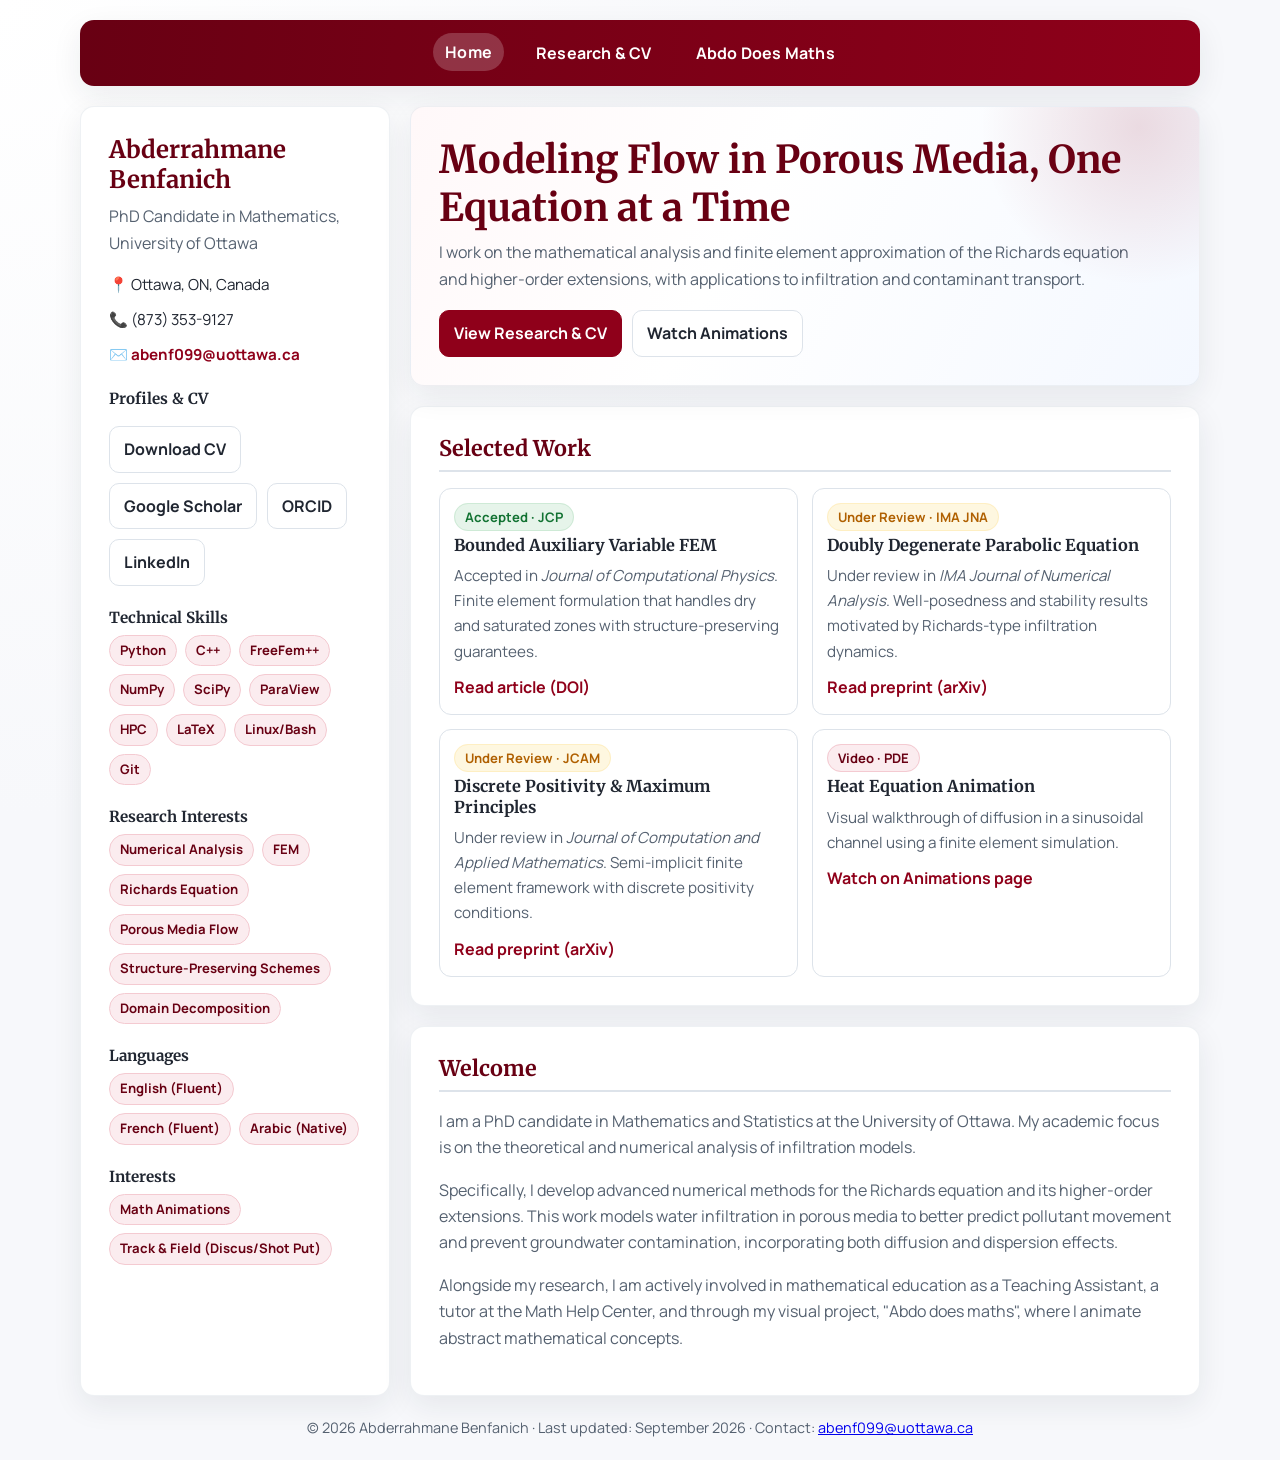
<file: index.html>
<!DOCTYPE html>
<html lang="en">
<head>
    <meta charset="UTF-8">
    <meta name="viewport" content="width=device-width, initial-scale=1.0">
    <meta name="description" content="PhD candidate in Mathematics at the University of Ottawa. Research on Richards equation, porous media flow, finite element methods, and mathematical visualization.">
    <meta name="robots" content="index, follow">
    <meta property="og:type" content="website">
    <meta property="og:title" content="Abderrahmane Benfanich | PhD Candidate">
    <meta property="og:description" content="Research portfolio and mathematical visualizations by Abderrahmane Benfanich.">
    <meta property="og:url" content="https://abderrahmane-benfanich.github.io/index.html">
    <meta property="og:image" content="https://abderrahmane-benfanich.github.io/social-preview.svg">
    <meta property="og:image:alt" content="Abderrahmane Benfanich research portfolio preview">
    <meta name="twitter:card" content="summary">
    <meta name="twitter:title" content="Abderrahmane Benfanich | PhD Candidate">
    <meta name="twitter:description" content="Research portfolio and mathematical visualizations by Abderrahmane Benfanich.">
    <meta name="twitter:image" content="https://abderrahmane-benfanich.github.io/social-preview.svg">
    <link rel="canonical" href="https://abderrahmane-benfanich.github.io/index.html">
    <link rel="icon" type="image/svg+xml" href="favicon.svg">
    <link rel="preconnect" href="https://fonts.googleapis.com">
    <link rel="preconnect" href="https://fonts.gstatic.com" crossorigin>
    <link href="https://fonts.googleapis.com/css2?family=Manrope:wght@400;600;700;800&family=Merriweather:wght@700;900&display=swap" rel="stylesheet">
    <link rel="stylesheet" href="styles.css">
    <title>Abderrahmane Benfanich | PhD Candidate</title>
</head>
<body>
    <nav class="navbar">
        <a href="index.html" class="active">Home</a>
        <a href="research.html">Research & CV</a>
        <a href="animations.html">Abdo Does Maths</a>
    </nav>

    <div class="content-wrapper layout-home">
        <aside class="card">
            <h1 class="profile-name">Abderrahmane Benfanich</h1>
            <p class="muted profile-role">PhD Candidate in Mathematics, University of Ottawa</p>
            <ul class="contact-list">
                <li>📍 Ottawa, ON, Canada</li>
                <li>📞 (873) 353-9127</li>
                <li>✉️ <a href="mailto:abenf099@uottawa.ca">abenf099@uottawa.ca</a></li>
            </ul>

            <h2 class="block-title">Profiles & CV</h2>
            <div class="inline-actions">
                <a class="button" href="research.html#cv-download">Download CV</a>
                <a class="button" href="https://scholar.google.com/citations?user=azba0i0AAAAJ&hl=en" target="_blank" rel="noopener noreferrer">Google Scholar</a>
                <a class="button" href="https://orcid.org/0009-0009-8872-1913" target="_blank" rel="noopener noreferrer">ORCID</a>
                <a class="button" href="https://www.linkedin.com/in/abderrahmane-benfanich-63b996229/" target="_blank" rel="noopener noreferrer">LinkedIn</a>
            </div>

            <h2 class="block-title">Technical Skills</h2>
            <div class="tag-cloud">
                <span class="tag">Python</span><span class="tag">C++</span><span class="tag">FreeFem++</span><span class="tag">NumPy</span><span class="tag">SciPy</span><span class="tag">ParaView</span><span class="tag">HPC</span><span class="tag">LaTeX</span><span class="tag">Linux/Bash</span><span class="tag">Git</span>
            </div>

            <h2 class="block-title">Research Interests</h2>
            <div class="tag-cloud">
                <span class="tag">Numerical Analysis</span><span class="tag">FEM</span><span class="tag">Richards Equation</span><span class="tag">Porous Media Flow</span><span class="tag">Structure-Preserving Schemes</span><span class="tag">Domain Decomposition</span>
            </div>

            <h2 class="block-title">Languages</h2>
            <div class="tag-cloud">
                <span class="tag">English (Fluent)</span><span class="tag">French (Fluent)</span><span class="tag">Arabic (Native)</span>
            </div>

            <h2 class="block-title">Interests</h2>
            <div class="tag-cloud">
                <span class="tag">Math Animations</span><span class="tag">Track & Field (Discus/Shot Put)</span>
            </div>
        </aside>

        <main id="main-content">
            <section class="card hero">
                <h2 class="hero-title">Modeling Flow in Porous Media, One Equation at a Time</h2>
                <p class="hero-subtitle">I work on the mathematical analysis and finite element approximation of the Richards equation and higher-order extensions, with applications to infiltration and contaminant transport.</p>
                <div class="hero-actions">
                    <a class="button button-primary" href="research.html">View Research & CV</a>
                    <a class="button" href="animations.html">Watch Animations</a>
                </div>
            </section>

            <section class="card card-spaced">
                <h2 class="section-title">Selected Work</h2>
                <div class="work-grid">
                    <article class="work-card">
                        <span class="tag tag-accepted">Accepted · JCP</span>
                        <h3>Bounded Auxiliary Variable FEM</h3>
                        <p>Accepted in <em>Journal of Computational Physics</em>. Finite element formulation that handles dry and saturated zones with structure-preserving guarantees.</p>
                        <a href="https://doi.org/10.1016/j.jcp.2026.115127" target="_blank" rel="noopener noreferrer">Read article (DOI)</a>
                    </article>
                    <article class="work-card">
                        <span class="tag tag-review">Under Review · IMA JNA</span>
                        <h3>Doubly Degenerate Parabolic Equation</h3>
                        <p>Under review in <em>IMA Journal of Numerical Analysis</em>. Well-posedness and stability results motivated by Richards-type infiltration dynamics.</p>
                        <a href="https://arxiv.org/abs/2602.19037" target="_blank" rel="noopener noreferrer">Read preprint (arXiv)</a>
                    </article>
                    <article class="work-card">
                        <span class="tag tag-review">Under Review · JCAM</span>
                        <h3>Discrete Positivity & Maximum Principles</h3>
                        <p>Under review in <em>Journal of Computation and Applied Mathematics</em>. Semi-implicit finite element framework with discrete positivity conditions.</p>
                        <a href="https://arxiv.org/abs/2605.09615" target="_blank" rel="noopener noreferrer">Read preprint (arXiv)</a>
                    </article>
                    <article class="work-card">
                        <span class="tag">Video · PDE</span>
                        <h3>Heat Equation Animation</h3>
                        <p>Visual walkthrough of diffusion in a sinusoidal channel using a finite element simulation.</p>
                        <a href="animations.html">Watch on Animations page</a>
                    </article>
                </div>
            </section>

            <section class="card card-spaced">
            <h2 class="section-title">Welcome</h2>
            <p>I am a PhD candidate in Mathematics and Statistics at the University of Ottawa. My academic focus is on the theoretical and numerical analysis of infiltration models.</p>
            <p>Specifically, I develop advanced numerical methods for the Richards equation and its higher-order extensions. This work models water infiltration in porous media to better predict pollutant movement and prevent groundwater contamination, incorporating both diffusion and dispersion effects.</p>
            <p>Alongside my research, I am actively involved in mathematical education as a Teaching Assistant, a tutor at the Math Help Center, and through my visual project, "Abdo does maths", where I animate abstract mathematical concepts.</p>
            </section>
        </main>
    </div>

    <footer class="site-footer">
        © 2026 Abderrahmane Benfanich · Last updated: September 2026 · Contact: <a href="mailto:abenf099@uottawa.ca">abenf099@uottawa.ca</a>
    </footer>

    <script type="application/ld+json">
    {
      "@context": "https://schema.org",
      "@type": "Person",
      "name": "Abderrahmane Benfanich",
      "jobTitle": "PhD Candidate in Mathematics",
      "affiliation": {
        "@type": "CollegeOrUniversity",
        "name": "University of Ottawa"
      },
      "address": {
        "@type": "PostalAddress",
        "addressLocality": "Ottawa",
        "addressRegion": "ON",
        "addressCountry": "CA"
      },
      "email": "mailto:abenf099@uottawa.ca",
      "telephone": "+1-873-353-9127",
      "url": "https://abderrahmane-benfanich.github.io/index.html"
    }
    </script>

</body>
</html>
</file>
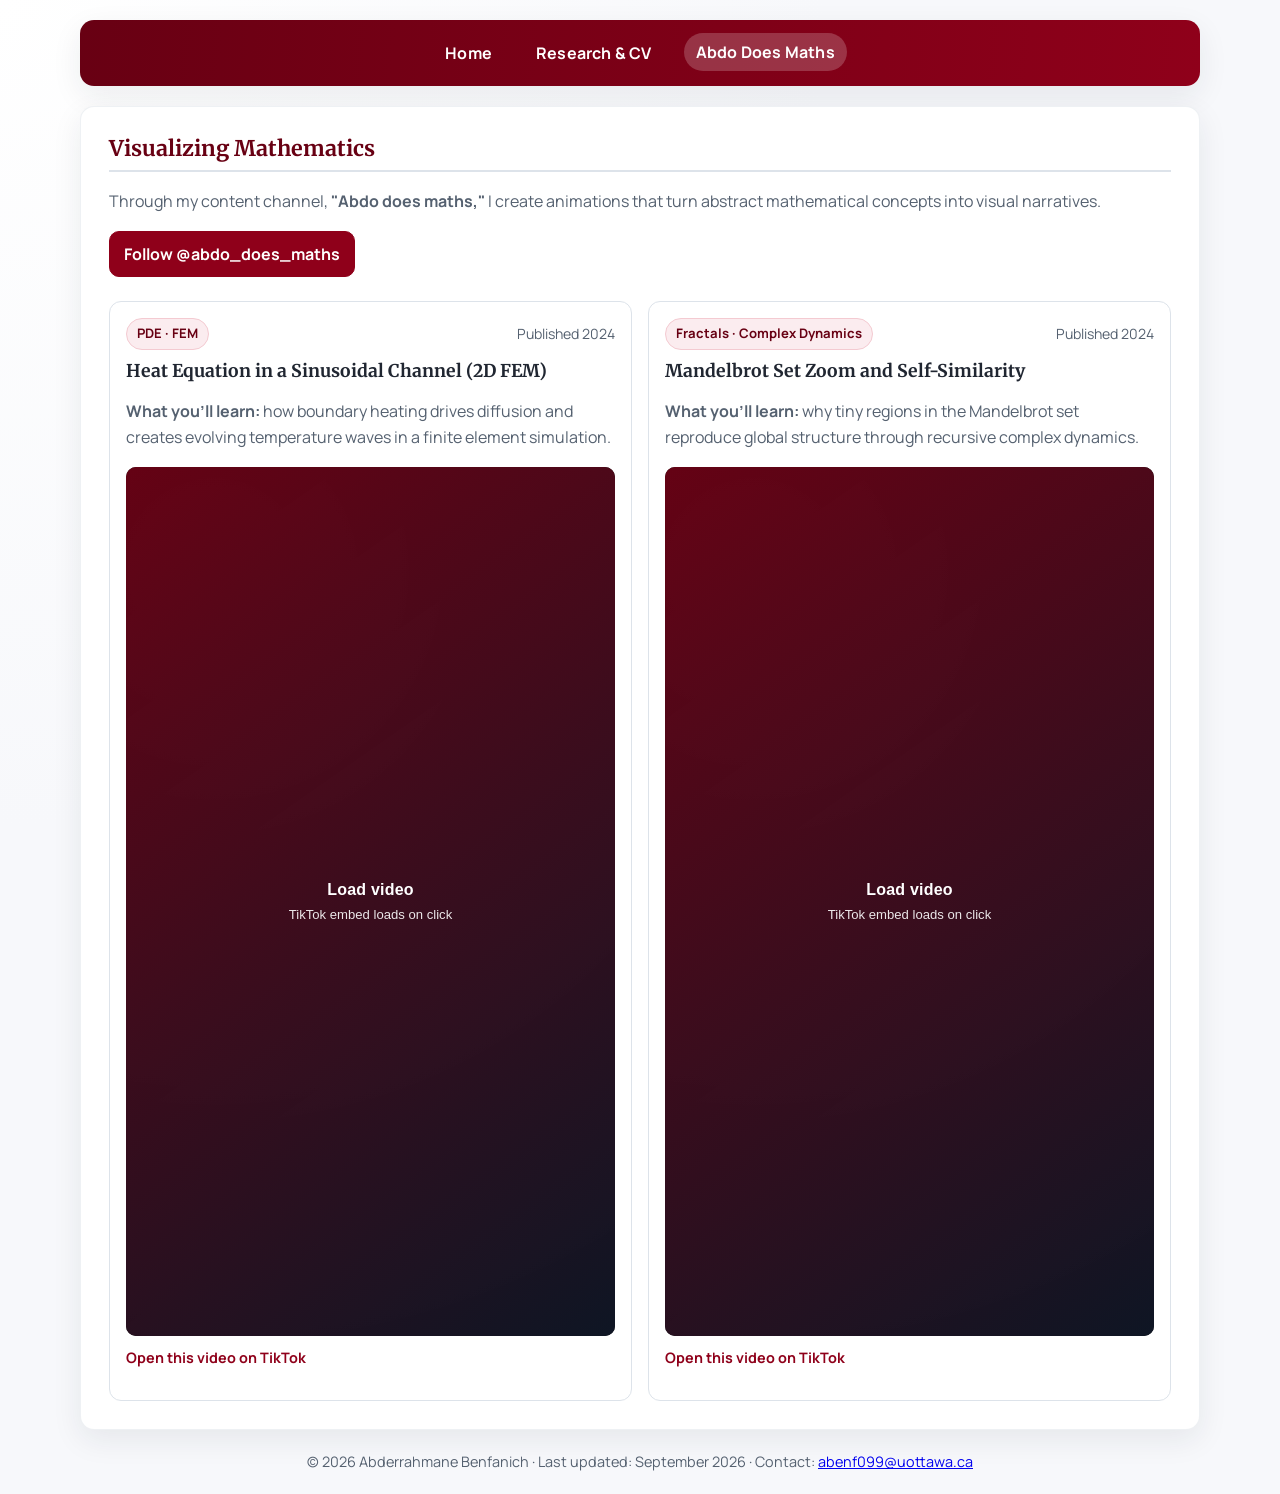
<file: animations.html>
<!DOCTYPE html>
<html lang="en">
<head>
    <meta charset="UTF-8">
    <meta name="viewport" content="width=device-width, initial-scale=1.0">
    <meta name="description" content="Mathematical animations by Abderrahmane Benfanich: finite element simulation, PDE dynamics, and fractal visualizations from Abdo does maths.">
    <meta name="robots" content="index, follow">
    <meta property="og:type" content="website">
    <meta property="og:title" content="Abderrahmane Benfanich | Animations">
    <meta property="og:description" content="Watch math animations and visual explainers covering PDEs, FEM, and fractal geometry.">
    <meta property="og:url" content="https://abderrahmane-benfanich.github.io/animations.html">
    <meta property="og:image" content="https://abderrahmane-benfanich.github.io/social-preview.svg">
    <meta property="og:image:alt" content="Abderrahmane Benfanich mathematical animations preview">
    <meta name="twitter:card" content="summary">
    <meta name="twitter:title" content="Abderrahmane Benfanich | Animations">
    <meta name="twitter:description" content="Watch math animations and visual explainers covering PDEs, FEM, and fractal geometry.">
    <meta name="twitter:image" content="https://abderrahmane-benfanich.github.io/social-preview.svg">
    <link rel="canonical" href="https://abderrahmane-benfanich.github.io/animations.html">
    <link rel="icon" type="image/svg+xml" href="favicon.svg">
    <link rel="preconnect" href="https://fonts.googleapis.com">
    <link rel="preconnect" href="https://fonts.gstatic.com" crossorigin>
    <link href="https://fonts.googleapis.com/css2?family=Manrope:wght@400;600;700;800&family=Merriweather:wght@700;900&display=swap" rel="stylesheet">
    <link rel="stylesheet" href="styles.css">
    <title>Abderrahmane Benfanich | Animations</title>
</head>
<body>
    <nav class="navbar">
        <a href="index.html">Home</a>
        <a href="research.html">Research & CV</a>
        <a href="animations.html" class="active">Abdo Does Maths</a>
    </nav>

    <div class="content-wrapper">
        <main class="card" id="main-content">
            <h1 class="section-title">Visualizing Mathematics</h1>
            <p class="muted text-left">Through my content channel, <strong>"Abdo does maths,"</strong> I create animations that turn abstract mathematical concepts into visual narratives.</p>
            <div class="inline-actions inline-actions-start">
                <a class="button button-primary" href="https://www.tiktok.com/@abdo_does_maths" target="_blank" rel="noopener noreferrer">Follow @abdo_does_maths</a>
            </div>
            
            <div class="grid-container">
                <div class="video-box">
                <div class="video-meta">
                    <span class="tag">PDE · FEM</span>
                    <span class="video-date">Published 2024</span>
                </div>
                <h3>Heat Equation in a Sinusoidal Channel (2D FEM)</h3>
                <p><strong>What you'll learn:</strong> how boundary heating drives diffusion and creates evolving temperature waves in a finite element simulation.</p>
                    <div class="tiktok-frame">
                        <button
                            class="embed-loader"
                            type="button"
                            data-embed-src="https://www.tiktok.com/player/v1/7622740439497493781"
                            data-embed-title="Heat Equation (2D FEM)">
                            <span class="embed-loader__label">Load video</span>
                            <span class="embed-loader__hint">TikTok embed loads on click</span>
                        </button>
                    </div>
                    <p class="video-fallback"><a href="https://www.tiktok.com/@abdo_does_maths/video/7622740439497493781" target="_blank" rel="noopener noreferrer">Open this video on TikTok</a></p>
                </div>
                <div class="video-box">
                    <div class="video-meta">
                        <span class="tag">Fractals · Complex Dynamics</span>
                        <span class="video-date">Published 2024</span>
                    </div>
                    <h3>Mandelbrot Set Zoom and Self-Similarity</h3>
                    <p><strong>What you'll learn:</strong> why tiny regions in the Mandelbrot set reproduce global structure through recursive complex dynamics.</p>
                    <div class="tiktok-frame">
                        <button
                            class="embed-loader"
                            type="button"
                            data-embed-src="https://www.tiktok.com/player/v1/7607309494258896148"
                            data-embed-title="Mandelbrot set visualization">
                            <span class="embed-loader__label">Load video</span>
                            <span class="embed-loader__hint">TikTok embed loads on click</span>
                        </button>
                    </div>
                    <p class="video-fallback"><a href="https://www.tiktok.com/@abdo_does_maths/video/7607309494258896148" target="_blank" rel="noopener noreferrer">Open this video on TikTok</a></p>
                </div>
            </div>
        </main>
    </div>

        <footer class="site-footer">
                © 2026 Abderrahmane Benfanich · Last updated: September 2026 · Contact: <a href="mailto:abenf099@uottawa.ca">abenf099@uottawa.ca</a>
        </footer>

        <script type="application/ld+json">
        {
            "@context": "https://schema.org",
            "@graph": [
                {
                    "@type": "VideoObject",
                    "name": "Heat Equation (2D FEM)",
                    "description": "Finite element visualization of heat diffusion through a sinusoidal channel.",
                    "embedUrl": "https://www.tiktok.com/player/v1/7622740439497493781",
                    "thumbnailUrl": "https://abderrahmane-benfanich.github.io/favicon.svg",
                    "publisher": {
                        "@type": "Person",
                        "name": "Abderrahmane Benfanich"
                    }
                },
                {
                    "@type": "VideoObject",
                    "name": "Mandelbrot Set",
                    "description": "Fractal geometry and recursive structure in complex dynamics.",
                    "embedUrl": "https://www.tiktok.com/player/v1/7607309494258896148",
                    "thumbnailUrl": "https://abderrahmane-benfanich.github.io/favicon.svg",
                    "publisher": {
                        "@type": "Person",
                        "name": "Abderrahmane Benfanich"
                    }
                }
            ]
        }
        </script>

        <script>
        (function () {
            var loaders = document.querySelectorAll('.embed-loader');

            loaders.forEach(function (loader) {
                loader.addEventListener('click', function () {
                    var frame = loader.closest('.tiktok-frame');
                    var src = loader.getAttribute('data-embed-src');
                    var title = loader.getAttribute('data-embed-title') || 'TikTok video';

                    if (!frame || !src) {
                        return;
                    }

                    var iframe = document.createElement('iframe');
                    iframe.src = src;
                    iframe.title = title;
                    iframe.loading = 'lazy';
                    iframe.allow = 'autoplay; fullscreen; picture-in-picture; encrypted-media';
                    iframe.setAttribute('allowfullscreen', '');

                    frame.innerHTML = '';
                    frame.appendChild(iframe);
                });
            });
        })();
        </script>

</body>
</html>
</file>
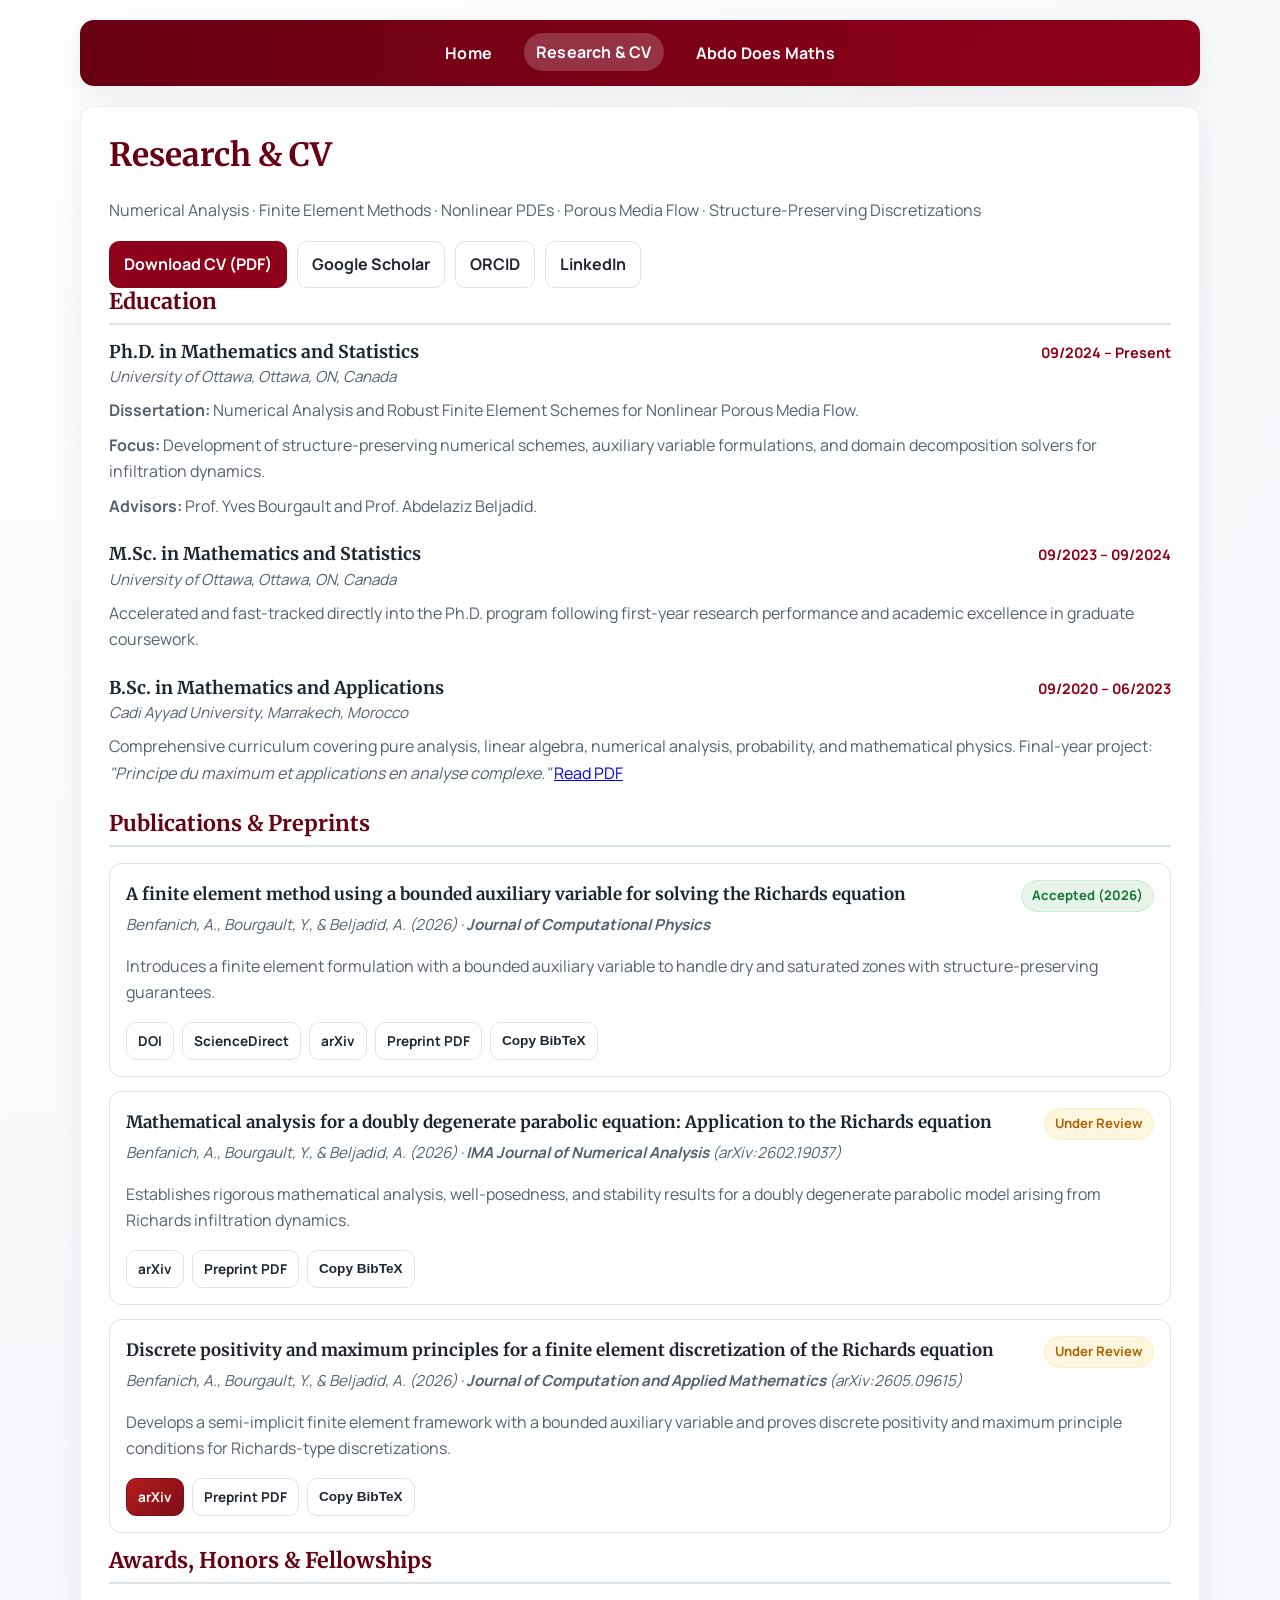
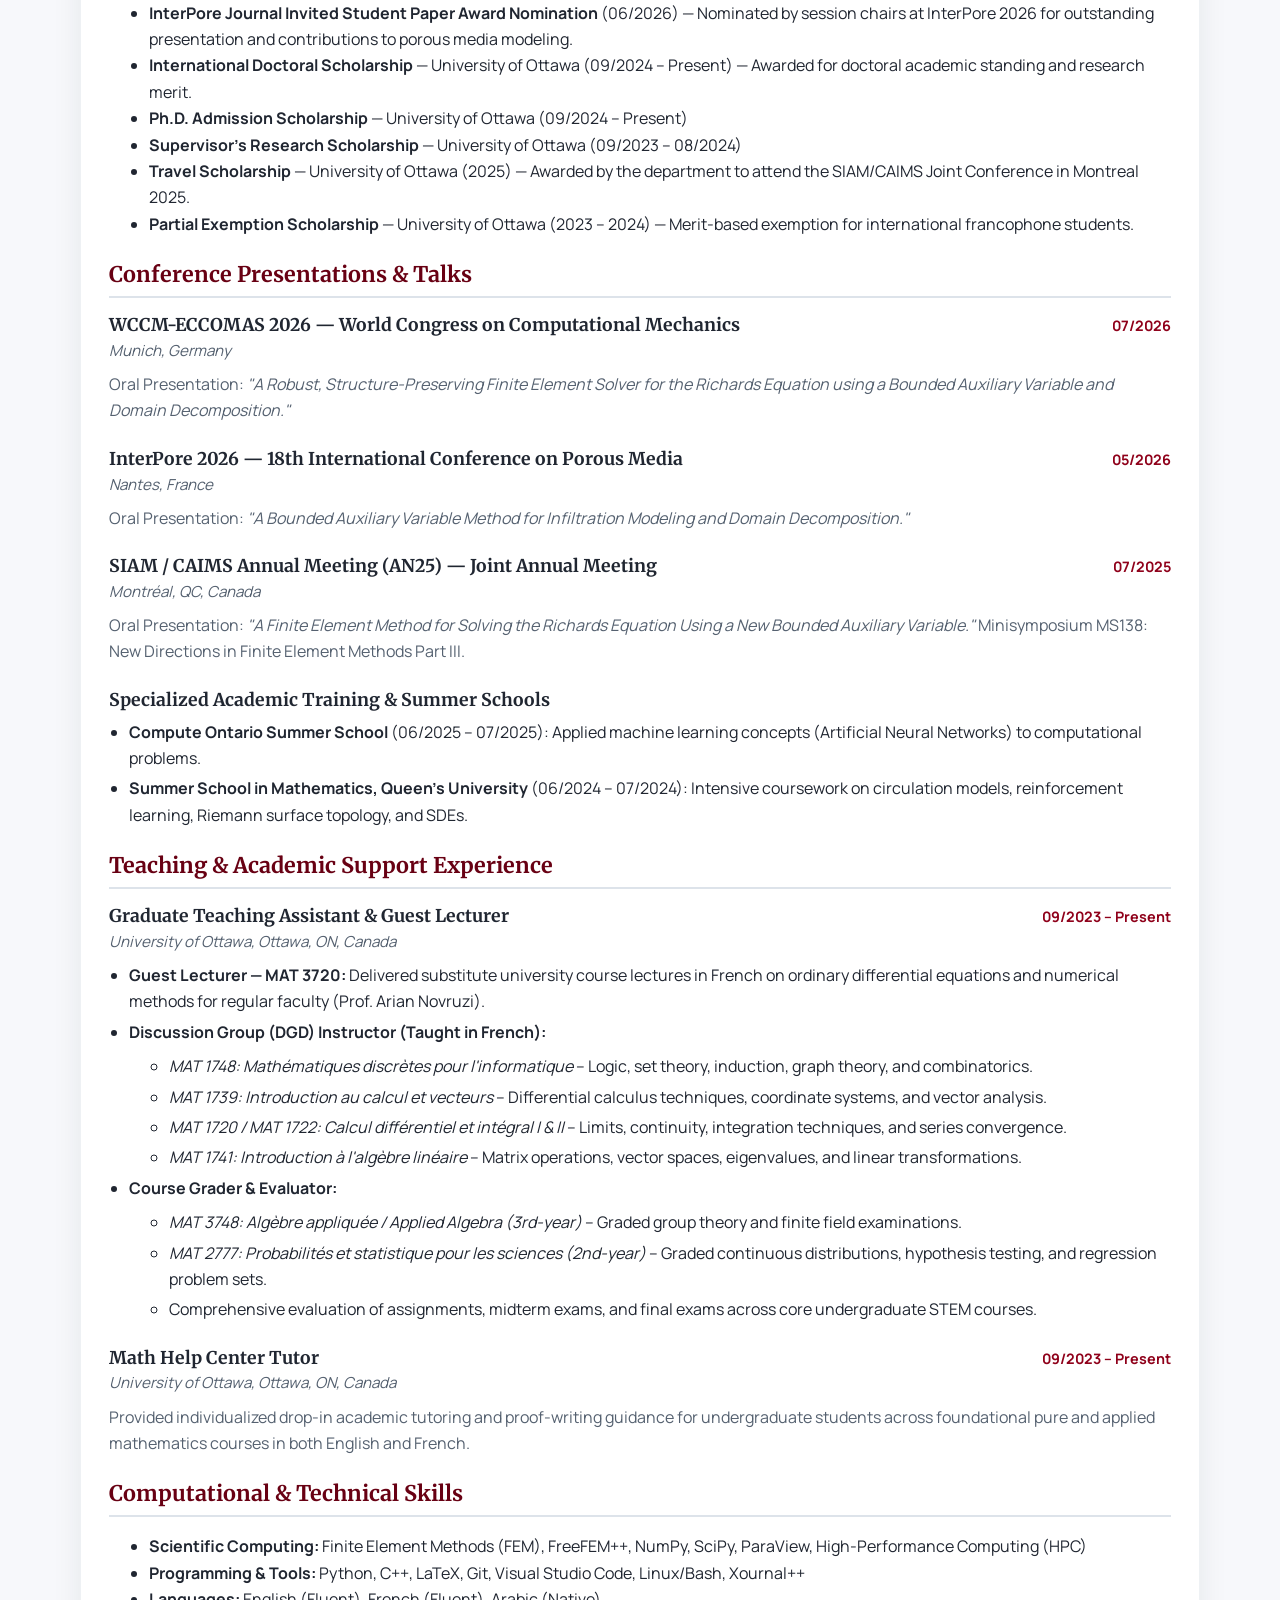
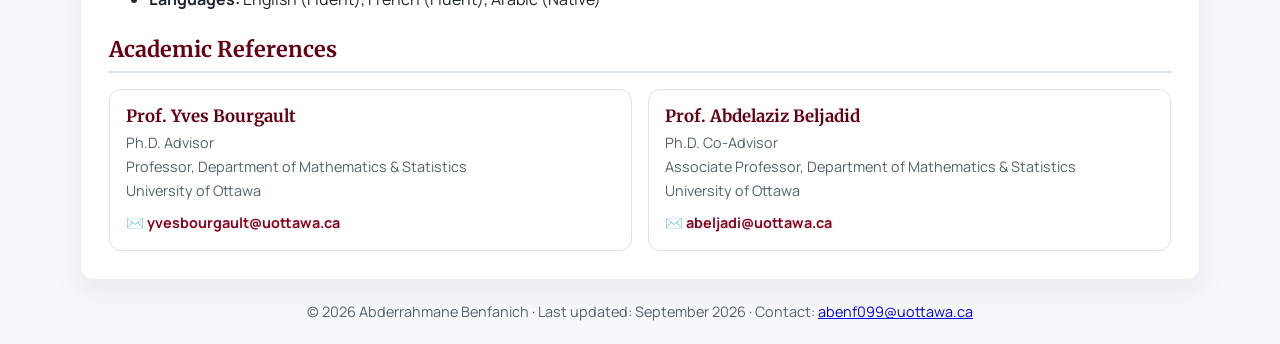
<file: research.html>
<!DOCTYPE html>
<html lang="en">
<head>
    <meta charset="UTF-8">
    <meta name="viewport" content="width=device-width, initial-scale=1.0">
    <meta name="description" content="Research and CV of Abderrahmane Benfanich: porous media flow, Richards equation, finite element methods, publications, conference talks, and awards.">
    <meta name="robots" content="index, follow">
    <meta property="og:type" content="website">
    <meta property="og:title" content="Abderrahmane Benfanich | Research & CV">
    <meta property="og:description" content="Publications, education, academic experience, and conferences in mathematical modeling and numerical analysis.">
    <meta property="og:url" content="https://abderrahmane-benfanich.github.io/research.html">
    <meta property="og:image" content="https://abderrahmane-benfanich.github.io/social-preview.svg">
    <meta property="og:image:alt" content="Abderrahmane Benfanich research and CV preview">
    <meta name="twitter:card" content="summary">
    <meta name="twitter:title" content="Abderrahmane Benfanich | Research & CV">
    <meta name="twitter:description" content="Publications, education, academic experience, and conferences in mathematical modeling and numerical analysis.">
    <meta name="twitter:image" content="https://abderrahmane-benfanich.github.io/social-preview.svg">
    <link rel="canonical" href="https://abderrahmane-benfanich.github.io/research.html">
    <link rel="icon" type="image/svg+xml" href="favicon.svg">
    <link rel="preconnect" href="https://fonts.googleapis.com">
    <link rel="preconnect" href="https://fonts.gstatic.com" crossorigin>
    <link href="https://fonts.googleapis.com/css2?family=Manrope:wght@400;600;700;800&family=Merriweather:wght@700;900&display=swap" rel="stylesheet">
    <link rel="stylesheet" href="styles.css">
    <title>Abderrahmane Benfanich | Research & CV</title>
</head>
<body>
    <nav class="navbar">
        <a href="index.html">Home</a>
        <a href="research.html" class="active">Research & CV</a>
        <a href="animations.html">Abdo Does Maths</a>
    </nav>

    <div class="content-wrapper">
        <main class="card" id="main-content">
            <header>
                <h1 class="page-title">Research & CV</h1>
                <p class="muted">Numerical Analysis · Finite Element Methods · Nonlinear PDEs · Porous Media Flow · Structure-Preserving Discretizations</p>
                <div class="inline-actions" id="cv-download">
                    <a class="button button-primary" href="Abderrahmane_Benfanich_CV.pdf" download>Download CV (PDF)</a>
                    <a class="button" href="https://scholar.google.com/citations?user=azba0i0AAAAJ&hl=en" target="_blank" rel="noopener noreferrer">Google Scholar</a>
                    <a class="button" href="https://orcid.org/0009-0009-8872-1913" target="_blank" rel="noopener noreferrer">ORCID</a>
                    <a class="button" href="https://www.linkedin.com/in/abderrahmane-benfanich-63b996229/" target="_blank" rel="noopener noreferrer">LinkedIn</a>
                </div>
            </header>
            
            <h2 class="section-title section-title-top">Education</h2>
            <div class="item">
                <div class="meta-row">
                    <h3 class="item-title">Ph.D. in Mathematics and Statistics</h3>
                    <span class="meta-date">09/2024 – Present</span>
                </div>
                <div class="item-subtitle">University of Ottawa, Ottawa, ON, Canada</div>
                <p><strong>Dissertation:</strong> Numerical Analysis and Robust Finite Element Schemes for Nonlinear Porous Media Flow.</p>
                <p><strong>Focus:</strong> Development of structure-preserving numerical schemes, auxiliary variable formulations, and domain decomposition solvers for infiltration dynamics.</p>
                <p><strong>Advisors:</strong> Prof. Yves Bourgault and Prof. Abdelaziz Beljadid.</p>
            </div>
            <div class="item">
                <div class="meta-row">
                    <h3 class="item-title">M.Sc. in Mathematics and Statistics</h3>
                    <span class="meta-date">09/2023 – 09/2024</span>
                </div>
                <div class="item-subtitle">University of Ottawa, Ottawa, ON, Canada</div>
                <p>Accelerated and fast-tracked directly into the Ph.D. program following first-year research performance and academic excellence in graduate coursework.</p>
            </div>
            <div class="item">
                <div class="meta-row">
                    <h3 class="item-title">B.Sc. in Mathematics and Applications</h3>
                    <span class="meta-date">09/2020 – 06/2023</span>
                </div>
                <div class="item-subtitle">Cadi Ayyad University, Marrakech, Morocco</div>
                <p>Comprehensive curriculum covering pure analysis, linear algebra, numerical analysis, probability, and mathematical physics. Final-year project: <em>"Principe du maximum et applications en analyse complexe."</em> <a href="prin_de_max.pdf" target="_blank" rel="noopener noreferrer">Read PDF</a></p>
            </div>

            <h2 class="section-title">Publications & Preprints</h2>
            <div class="publication-list">
                <article class="publication-card">
                    <div class="meta-row">
                        <h3 class="publication-title">A finite element method using a bounded auxiliary variable for solving the Richards equation</h3>
                        <span class="tag tag-accepted">Accepted (2026)</span>
                    </div>
                    <div class="item-subtitle">Benfanich, A., Bourgault, Y., & Beljadid, A. (2026) · <strong>Journal of Computational Physics</strong></div>
                    <p>Introduces a finite element formulation with a bounded auxiliary variable to handle dry and saturated zones with structure-preserving guarantees.</p>
                    <div class="publication-actions">
                        <a class="button button-small" href="https://doi.org/10.1016/j.jcp.2026.115127" target="_blank" rel="noopener noreferrer">DOI</a>
                        <a class="button button-small" href="https://www.sciencedirect.com/science/article/abs/pii/S0021999126004791" target="_blank" rel="noopener noreferrer">ScienceDirect</a>
                        <a class="button button-small" href="https://arxiv.org/abs/2510.13012" target="_blank" rel="noopener noreferrer">arXiv</a>
                        <a class="button button-small" href="https://arxiv.org/pdf/2510.13012" target="_blank" rel="noopener noreferrer">Preprint PDF</a>
                        <button class="button button-small bibtex-copy" type="button" data-bibtex='@article{benfanich2026bounded, title={A finite element method using a bounded auxiliary variable for solving the Richards equation}, author={Benfanich, Abderrahmane and Bourgault, Yves and Beljadid, Abdelaziz}, journal={Journal of Computational Physics}, year={2026}, doi={10.1016/j.jcp.2026.115127}, eprint={2510.13012}, archivePrefix={arXiv}}'>Copy BibTeX</button>
                    </div>
                </article>
                <article class="publication-card">
                    <div class="meta-row">
                        <h3 class="publication-title">Mathematical analysis for a doubly degenerate parabolic equation: Application to the Richards equation</h3>
                        <span class="tag tag-review">Under Review</span>
                    </div>
                    <div class="item-subtitle">Benfanich, A., Bourgault, Y., & Beljadid, A. (2026) · <strong>IMA Journal of Numerical Analysis</strong> (arXiv:2602.19037)</div>
                    <p>Establishes rigorous mathematical analysis, well-posedness, and stability results for a doubly degenerate parabolic model arising from Richards infiltration dynamics.</p>
                    <div class="publication-actions">
                        <a class="button button-small" href="https://arxiv.org/abs/2602.19037" target="_blank" rel="noopener noreferrer">arXiv</a>
                        <a class="button button-small" href="https://arxiv.org/pdf/2602.19037" target="_blank" rel="noopener noreferrer">Preprint PDF</a>
                        <button class="button button-small bibtex-copy" type="button" data-bibtex='@article{benfanich2026degenerate, title={Mathematical analysis for a doubly degenerate parabolic equation: Application to the Richards equation}, author={Benfanich, Abderrahmane and Bourgault, Yves and Beljadid, Abdelaziz}, journal={IMA Journal of Numerical Analysis}, year={2026}, note={Under review}, eprint={2602.19037}, archivePrefix={arXiv}}'>Copy BibTeX</button>
                    </div>
                </article>
                <article class="publication-card">
                    <div class="meta-row">
                        <h3 class="publication-title">Discrete positivity and maximum principles for a finite element discretization of the Richards equation</h3>
                        <span class="tag tag-review">Under Review</span>
                    </div>
                    <div class="item-subtitle">Benfanich, A., Bourgault, Y., & Beljadid, A. (2026) · <strong>Journal of Computation and Applied Mathematics</strong> (arXiv:2605.09615)</div>
                    <p>Develops a semi-implicit finite element framework with a bounded auxiliary variable and proves discrete positivity and maximum principle conditions for Richards-type discretizations.</p>
                    <div class="publication-actions">
                        <a class="button button-small button-arxiv" href="https://arxiv.org/abs/2605.09615" target="_blank" rel="noopener noreferrer">arXiv</a>
                        <a class="button button-small" href="https://arxiv.org/pdf/2605.09615" target="_blank" rel="noopener noreferrer">Preprint PDF</a>
                        <button class="button button-small bibtex-copy" type="button" data-bibtex='@article{benfanich2026positivity, title={Discrete positivity and maximum principles for a finite element discretization of the Richards equation}, author={Benfanich, Abderrahmane and Bourgault, Yves and Beljadid, Abdelaziz}, journal={Journal of Computation and Applied Mathematics}, year={2026}, note={Under review}, eprint={2605.09615}, archivePrefix={arXiv}}'>Copy BibTeX</button>
                    </div>
                </article>
            </div>
            <p class="copy-feedback" id="bibtex-feedback" aria-live="polite"></p>

            <h2 class="section-title">Awards, Honors & Fellowships</h2>
            <div class="item">
                <ul>
                    <li><strong>InterPore Journal Invited Student Paper Award Nomination</strong> (06/2026) — Nominated by session chairs at InterPore 2026 for outstanding presentation and contributions to porous media modeling.</li>
                    <li><strong>International Doctoral Scholarship</strong> — University of Ottawa (09/2024 – Present) — Awarded for doctoral academic standing and research merit.</li>
                    <li><strong>Ph.D. Admission Scholarship</strong> — University of Ottawa (09/2024 – Present)</li>
                    <li><strong>Supervisor's Research Scholarship</strong> — University of Ottawa (09/2023 – 08/2024)</li>
                    <li><strong>Travel Scholarship</strong> — University of Ottawa (2025) — Awarded by the department to attend the SIAM/CAIMS Joint Conference in Montreal 2025.</li>
                    <li><strong>Partial Exemption Scholarship</strong> — University of Ottawa (2023 – 2024) — Merit-based exemption for international francophone students.</li>
                </ul>
            </div>

            <h2 class="section-title">Conference Presentations & Talks</h2>
            <div class="item">
                <div class="meta-row">
                    <h3 class="item-title">WCCM-ECCOMAS 2026 — World Congress on Computational Mechanics</h3>
                    <span class="meta-date">07/2026</span>
                </div>
                <div class="item-subtitle">Munich, Germany</div>
                <p>Oral Presentation: <em>"A Robust, Structure-Preserving Finite Element Solver for the Richards Equation using a Bounded Auxiliary Variable and Domain Decomposition."</em></p>
            </div>
            <div class="item">
                <div class="meta-row">
                    <h3 class="item-title">InterPore 2026 — 18th International Conference on Porous Media</h3>
                    <span class="meta-date">05/2026</span>
                </div>
                <div class="item-subtitle">Nantes, France</div>
                <p>Oral Presentation: <em>"A Bounded Auxiliary Variable Method for Infiltration Modeling and Domain Decomposition."</em></p>
            </div>
            <div class="item">
                <div class="meta-row">
                    <h3 class="item-title">SIAM / CAIMS Annual Meeting (AN25) — Joint Annual Meeting</h3>
                    <span class="meta-date">07/2025</span>
                </div>
                <div class="item-subtitle">Montréal, QC, Canada</div>
                <p>Oral Presentation: <em>"A Finite Element Method for Solving the Richards Equation Using a New Bounded Auxiliary Variable."</em> Minisymposium MS138: New Directions in Finite Element Methods Part III.</p>
            </div>
            <div class="item">
                <h3 class="item-title">Specialized Academic Training & Summer Schools</h3>
                <ul class="nested-list">
                    <li><strong>Compute Ontario Summer School</strong> (06/2025 – 07/2025): Applied machine learning concepts (Artificial Neural Networks) to computational problems.</li>
                    <li><strong>Summer School in Mathematics, Queen's University</strong> (06/2024 – 07/2024): Intensive coursework on circulation models, reinforcement learning, Riemann surface topology, and SDEs.</li>
                </ul>
            </div>

            <h2 class="section-title">Teaching & Academic Support Experience</h2>
            <div class="item">
                <div class="meta-row">
                    <h3 class="item-title">Graduate Teaching Assistant & Guest Lecturer</h3>
                    <span class="meta-date">09/2023 – Present</span>
                </div>
                <div class="item-subtitle">University of Ottawa, Ottawa, ON, Canada</div>
                <ul class="nested-list">
                    <li><strong>Guest Lecturer — MAT 3720:</strong> Delivered substitute university course lectures in French on ordinary differential equations and numerical methods for regular faculty (Prof. Arian Novruzi).</li>
                    <li><strong>Discussion Group (DGD) Instructor (Taught in French):</strong>
                        <ul>
                            <li><em>MAT 1748: Mathématiques discrètes pour l'informatique</em> – Logic, set theory, induction, graph theory, and combinatorics.</li>
                            <li><em>MAT 1739: Introduction au calcul et vecteurs</em> – Differential calculus techniques, coordinate systems, and vector analysis.</li>
                            <li><em>MAT 1720 / MAT 1722: Calcul différentiel et intégral I & II</em> – Limits, continuity, integration techniques, and series convergence.</li>
                            <li><em>MAT 1741: Introduction à l'algèbre linéaire</em> – Matrix operations, vector spaces, eigenvalues, and linear transformations.</li>
                        </ul>
                    </li>
                    <li><strong>Course Grader & Evaluator:</strong>
                        <ul>
                            <li><em>MAT 3748: Algèbre appliquée / Applied Algebra (3rd-year)</em> – Graded group theory and finite field examinations.</li>
                            <li><em>MAT 2777: Probabilités et statistique pour les sciences (2nd-year)</em> – Graded continuous distributions, hypothesis testing, and regression problem sets.</li>
                            <li>Comprehensive evaluation of assignments, midterm exams, and final exams across core undergraduate STEM courses.</li>
                        </ul>
                    </li>
                </ul>
            </div>
            <div class="item">
                <div class="meta-row">
                    <h3 class="item-title">Math Help Center Tutor</h3>
                    <span class="meta-date">09/2023 – Present</span>
                </div>
                <div class="item-subtitle">University of Ottawa, Ottawa, ON, Canada</div>
                <p>Provided individualized drop-in academic tutoring and proof-writing guidance for undergraduate students across foundational pure and applied mathematics courses in both English and French.</p>
            </div>

            <h2 class="section-title">Computational & Technical Skills</h2>
            <div class="item">
                <ul>
                    <li><strong>Scientific Computing:</strong> Finite Element Methods (FEM), FreeFEM++, NumPy, SciPy, ParaView, High-Performance Computing (HPC)</li>
                    <li><strong>Programming & Tools:</strong> Python, C++, LaTeX, Git, Visual Studio Code, Linux/Bash, Xournal++</li>
                    <li><strong>Languages:</strong> English (Fluent), French (Fluent), Arabic (Native)</li>
                </ul>
            </div>

            <h2 class="section-title">Academic References</h2>
            <div class="reference-grid">
                <div class="reference-card">
                    <h3>Prof. Yves Bourgault</h3>
                    <p class="reference-role">Ph.D. Advisor<br>Professor, Department of Mathematics & Statistics<br>University of Ottawa</p>
                    <p class="reference-email">✉️ <a href="mailto:yvesbourgault@uottawa.ca">yvesbourgault@uottawa.ca</a></p>
                </div>
                <div class="reference-card">
                    <h3>Prof. Abdelaziz Beljadid</h3>
                    <p class="reference-role">Ph.D. Co-Advisor<br>Associate Professor, Department of Mathematics & Statistics<br>University of Ottawa</p>
                    <p class="reference-email">✉️ <a href="mailto:abeljadi@uottawa.ca">abeljadi@uottawa.ca</a></p>
                </div>
            </div>

        </main>
    </div>

    <footer class="site-footer">
        © 2026 Abderrahmane Benfanich · Last updated: September 2026 · Contact: <a href="mailto:abenf099@uottawa.ca">abenf099@uottawa.ca</a>
    </footer>

    <script type="application/ld+json">
    {
        "@context": "https://schema.org",
        "@graph": [
            {
                "@type": "ScholarlyArticle",
                "headline": "A finite element method using a bounded auxiliary variable for solving the Richards equation",
                "author": [
                    {"@type": "Person", "name": "Abderrahmane Benfanich"},
                    {"@type": "Person", "name": "Yves Bourgault"},
                    {"@type": "Person", "name": "Abdelaziz Beljadid"}
                ],
                "datePublished": "2026",
                "isPartOf": {"@type": "Periodical", "name": "Journal of Computational Physics"},
                "url": "https://www.sciencedirect.com/science/article/abs/pii/S0021999126004791"
            },
            {
                "@type": "ScholarlyArticle",
                "headline": "Mathematical analysis for a doubly degenerate parabolic equation: Application to the Richards equation",
                "author": [
                    {"@type": "Person", "name": "Abderrahmane Benfanich"},
                    {"@type": "Person", "name": "Yves Bourgault"},
                    {"@type": "Person", "name": "Abdelaziz Beljadid"}
                ],
                "datePublished": "2026-02",
                "isPartOf": {"@type": "Periodical", "name": "IMA Journal of Numerical Analysis"},
                "url": "https://arxiv.org/abs/2602.19037"
            },
            {
                "@type": "ScholarlyArticle",
                "headline": "Discrete positivity and maximum principles for a finite element discretization of the Richards equation",
                "author": [
                    {"@type": "Person", "name": "Abderrahmane Benfanich"},
                    {"@type": "Person", "name": "Yves Bourgault"},
                    {"@type": "Person", "name": "Abdelaziz Beljadid"}
                ],
                "datePublished": "2026-05",
                "isPartOf": {"@type": "Periodical", "name": "Journal of Computation and Applied Mathematics"},
                "url": "https://arxiv.org/abs/2605.09615"
            }
        ]
    }
    </script>

    <script>
    (function () {
        var buttons = document.querySelectorAll('.bibtex-copy');
        var feedback = document.getElementById('bibtex-feedback');

        function showFeedback(message) {
            if (feedback) {
                feedback.textContent = message;
            }
        }

        buttons.forEach(function (button) {
            button.addEventListener('click', async function () {
                var bibtex = button.getAttribute('data-bibtex') || '';

                if (!bibtex) {
                    showFeedback('No BibTeX found for this publication.');
                    return;
                }

                try {
                    await navigator.clipboard.writeText(bibtex);
                    showFeedback('BibTeX copied to clipboard.');
                } catch (error) {
                    showFeedback('Could not access clipboard. Please copy manually.');
                }
            });
        });
    })();
    </script>

</body>
</html>
</file>
<file: styles.css>
:root {
    --primary: #8f001a;
    --primary-dark: #680013;
    --primary-soft: #fbecef;
    --ink-1: #202631;
    --ink-2: #556170;
    --bg: #f7f8fb;
    --card: #ffffff;
    --line: #dde3ea;
    --shadow: 0 10px 30px rgba(25, 35, 45, 0.08);
    --radius: 14px;
    --content-width: 1120px;
}

* {
    box-sizing: border-box;
}

html,
body {
    margin: 0;
    padding: 0;
}

body {
    font-family: "Manrope", "Segoe UI", Roboto, Helvetica, Arial, sans-serif;
    line-height: 1.65;
    color: var(--ink-1);
    background:
        radial-gradient(circle at 0% 0%, #ffffff 0%, #f7f8fb 42%),
        linear-gradient(140deg, #f9fbff 0%, #f3f4f8 100%);
    padding: 20px;
}

h1,
h2,
h3,
h4 {
    font-family: "Merriweather", Georgia, "Times New Roman", serif;
    color: var(--ink-1);
    line-height: 1.25;
}

p {
    color: var(--ink-2);
}

.navbar {
    background: linear-gradient(95deg, var(--primary-dark) 0%, var(--primary) 100%);
    max-width: var(--content-width);
    margin: 0 auto 20px;
    padding: 14px 24px;
    border-radius: var(--radius);
    box-shadow: var(--shadow);
    display: flex;
    justify-content: center;
    gap: 20px;
    flex-wrap: wrap;
}

.navbar a {
    color: #ffffff;
    text-decoration: none;
    font-weight: 700;
    font-size: 1rem;
    letter-spacing: 0.2px;
    padding: 6px 12px;
    border-radius: 999px;
    transition: background-color 0.2s ease, transform 0.2s ease;
}

.navbar a:hover,
.navbar a.active {
    background-color: rgba(255, 255, 255, 0.2);
    transform: translateY(-1px);
}

.content-wrapper {
    max-width: var(--content-width);
    margin: 0 auto;
    display: grid;
    gap: 20px;
}

.layout-home {
    grid-template-columns: 310px 1fr;
}

.card {
    background: var(--card);
    border-radius: var(--radius);
    box-shadow: var(--shadow);
    padding: 28px;
    border: 1px solid rgba(221, 227, 234, 0.5);
}

.card-spaced {
    margin-top: 20px;
}

.profile-name {
    margin: 0;
    color: var(--primary-dark);
}

.profile-role {
    margin-top: 8px;
}

.page-title {
    margin-top: 0;
    color: var(--primary-dark);
}

.section-title-top {
    margin-top: 28px;
}

.text-left {
    text-align: left;
}

.hero {
    position: relative;
    overflow: hidden;
    background:
        linear-gradient(118deg, #fff8f9 0%, #ffffff 42%, #f4f8ff 100%);
}

.hero::before {
    content: "";
    position: absolute;
    width: 320px;
    height: 320px;
    border-radius: 50%;
    background: radial-gradient(circle, rgba(143, 0, 26, 0.13) 0%, rgba(143, 0, 26, 0) 70%);
    top: -140px;
    right: -100px;
    pointer-events: none;
}

.hero-title {
    margin: 0 0 8px;
    font-size: clamp(1.8rem, 3vw, 2.4rem);
    color: var(--primary-dark);
}

.hero-subtitle {
    margin: 0;
    max-width: 70ch;
}

.hero-actions,
.inline-actions {
    margin-top: 18px;
    display: flex;
    gap: 10px;
    flex-wrap: wrap;
}

.inline-actions-start {
    justify-content: flex-start;
    margin-top: 8px;
}

.button {
    display: inline-flex;
    align-items: center;
    justify-content: center;
    gap: 6px;
    text-decoration: none;
    border: 1px solid var(--line);
    border-radius: 10px;
    padding: 9px 14px;
    font-weight: 700;
    color: var(--ink-1);
    background: #fff;
    transition: transform 0.2s ease, box-shadow 0.2s ease, background-color 0.2s ease;
}

.button-small {
    padding: 7px 11px;
    font-size: 0.85rem;
}

.button:hover {
    transform: translateY(-1px);
    box-shadow: 0 8px 18px rgba(32, 38, 49, 0.08);
}

.button-primary {
    border-color: var(--primary);
    background: var(--primary);
    color: #fff;
}

.button-primary:hover {
    background: var(--primary-dark);
}

.button-arxiv {
    border-color: #7d0f17;
    background: linear-gradient(135deg, #b31b1b 0%, #7d0f17 100%);
    color: #ffffff;
}

.button-arxiv:hover {
    background: linear-gradient(135deg, #c02424 0%, #8f001a 100%);
}

.section-title {
    margin: 0 0 16px;
    font-size: 1.35rem;
    color: var(--primary-dark);
    border-bottom: 2px solid var(--line);
    padding-bottom: 8px;
}

.work-grid {
    display: grid;
    grid-template-columns: repeat(auto-fit, minmax(240px, 1fr));
    gap: 14px;
}

.work-card {
    border: 1px solid var(--line);
    border-radius: 12px;
    padding: 14px;
    background: #fff;
}

.work-card h3 {
    margin: 6px 0;
    font-size: 1.02rem;
}

.work-card p {
    margin: 8px 0 10px;
    font-size: 0.95rem;
}

.work-card a {
    color: var(--primary);
    text-decoration: none;
    font-weight: 700;
}

.work-card a:hover {
    text-decoration: underline;
}

.muted {
    color: var(--ink-2);
}

.contact-list {
    list-style: none;
    padding: 0;
    margin: 0;
    display: grid;
    gap: 10px;
    font-size: 0.95rem;
}

.contact-list a {
    color: var(--primary);
    text-decoration: none;
    font-weight: 700;
}

.contact-list a:hover {
    text-decoration: underline;
}

.block-title {
    font-size: 0.95rem;
    margin: 22px 0 8px;
    color: var(--ink-1);
}

.tag-cloud {
    display: flex;
    flex-wrap: wrap;
    gap: 8px;
}

.tag {
    background: var(--primary-soft);
    color: var(--primary-dark);
    border: 1px solid #f4cad1;
    padding: 4px 10px;
    border-radius: 999px;
    font-size: 0.82rem;
    font-weight: 700;
}

.meta-row {
    display: flex;
    justify-content: space-between;
    align-items: baseline;
    gap: 16px;
    flex-wrap: wrap;
}

.meta-date {
    color: var(--primary);
    font-size: 0.9rem;
    font-weight: 700;
}

.item {
    margin-bottom: 24px;
}

.item:last-child {
    margin-bottom: 0;
}

.item-subtitle {
    font-style: italic;
    color: var(--ink-2);
    font-size: 0.95rem;
}

.item-title {
    margin: 0;
    font-size: 1.1rem;
}

.publication-title {
    margin: 0;
    font-size: 1.06rem;
}

.item p,
.item ul {
    margin-top: 8px;
    margin-bottom: 0;
}

.publication-list {
    display: grid;
    gap: 14px;
}

.publication-card {
    border: 1px solid var(--line);
    border-radius: 12px;
    padding: 16px;
    background: #fff;
}

.publication-card h4 {
    margin: 0 0 6px;
    font-size: 1.02rem;
}

.publication-links {
    display: flex;
    flex-wrap: wrap;
    gap: 8px;
    margin-top: 10px;
}

.publication-actions {
    display: flex;
    flex-wrap: wrap;
    gap: 8px;
    margin-top: 10px;
}

.publication-actions .button {
    text-decoration: none;
}

.doi-pending {
    display: inline-flex;
    align-items: center;
    padding: 7px 10px;
    border: 1px dashed var(--line);
    border-radius: 10px;
    font-size: 0.85rem;
    color: var(--ink-2);
    background: #fcfdff;
}

.copy-feedback {
    font-size: 0.85rem;
    color: var(--ink-2);
    align-self: center;
}

.publication-links a {
    color: var(--primary);
    text-decoration: none;
    font-weight: 700;
}

.publication-links a:hover {
    text-decoration: underline;
}

.grid-container {
    display: grid;
    grid-template-columns: repeat(auto-fit, minmax(260px, 1fr));
    gap: 16px;
    margin-top: 24px;
}

.video-box {
    background: #fff;
    border-radius: 12px;
    padding: 16px;
    border: 1px solid var(--line);
    text-align: left;
}

.video-box h3 {
    margin: 0 0 6px;
    font-size: 1.1rem;
}

.video-meta {
    display: flex;
    justify-content: space-between;
    align-items: center;
    gap: 8px;
    flex-wrap: wrap;
    margin-bottom: 10px;
}

.video-date {
    color: var(--ink-2);
    font-size: 0.88rem;
}

.tiktok-frame {
    position: relative;
    width: 100%;
    padding-top: 177.78%;
    border-radius: 10px;
    overflow: hidden;
    background: #000;
}

.tiktok-frame iframe {
    position: absolute;
    inset: 0;
    width: 100%;
    height: 100%;
    border: 0;
}

.embed-loader {
    position: absolute;
    inset: 0;
    border: 0;
    width: 100%;
    height: 100%;
    display: flex;
    flex-direction: column;
    align-items: center;
    justify-content: center;
    gap: 8px;
    cursor: pointer;
    color: #fff;
    background:
        linear-gradient(145deg, rgba(104, 0, 19, 0.95), rgba(16, 24, 40, 0.9)),
        radial-gradient(circle at 18% 12%, rgba(255, 255, 255, 0.2), rgba(255, 255, 255, 0));
    transition: transform 0.2s ease;
}

.embed-loader:hover {
    transform: scale(1.01);
}

.embed-loader:focus-visible {
    outline: 3px solid #2b7fff;
    outline-offset: -3px;
}

.embed-loader__label {
    font-size: 1rem;
    font-weight: 800;
    letter-spacing: 0.2px;
}

.embed-loader__hint {
    font-size: 0.82rem;
    opacity: 0.9;
}

.video-fallback {
    margin-top: 10px;
    font-size: 0.9rem;
}

.video-fallback a {
    color: var(--primary);
    text-decoration: none;
    font-weight: 700;
}

.video-fallback a:hover {
    text-decoration: underline;
}

.visually-hidden {
    position: absolute;
    width: 1px;
    height: 1px;
    padding: 0;
    margin: -1px;
    overflow: hidden;
    clip: rect(0, 0, 0, 0);
    white-space: nowrap;
    border: 0;
}

.site-footer {
    max-width: var(--content-width);
    margin: 20px auto 0;
    color: var(--ink-2);
    font-size: 0.9rem;
    text-align: center;
}

.tag-accepted {
    background: #e6f4ea;
    color: #137333;
    border-color: #ceead6;
}

.tag-review {
    background: #fef7e0;
    color: #b06000;
    border-color: #feefc3;
}

.reference-grid {
    display: grid;
    grid-template-columns: repeat(auto-fit, minmax(280px, 1fr));
    gap: 16px;
    margin-top: 12px;
}

.reference-card {
    border: 1px solid var(--line);
    border-radius: 12px;
    padding: 16px;
    background: #fff;
}

.reference-card h3 {
    margin: 0 0 4px;
    font-size: 1.05rem;
    color: var(--primary-dark);
}

.reference-role {
    font-size: 0.9rem;
    color: var(--ink-2);
    margin: 0 0 8px;
}

.reference-email {
    font-size: 0.9rem;
    margin: 0;
}

.reference-email a {
    color: var(--primary);
    font-weight: 700;
    text-decoration: none;
}

.reference-email a:hover {
    text-decoration: underline;
}

.nested-list {
    margin-top: 6px;
    padding-left: 20px;
}

.nested-list li {
    margin-bottom: 4px;
}

a:focus-visible,
button:focus-visible,
iframe:focus-visible {
    outline: 3px solid #2b7fff;
    outline-offset: 2px;
    border-radius: 8px;
}

@media (max-width: 860px) {
    body {
        padding: 14px;
    }

    .layout-home {
        grid-template-columns: 1fr;
    }

    .card {
        padding: 20px;
    }
}

@media (prefers-reduced-motion: reduce) {
    *,
    *::before,
    *::after {
        transition: none !important;
        animation: none !important;
    }
}
</file>
